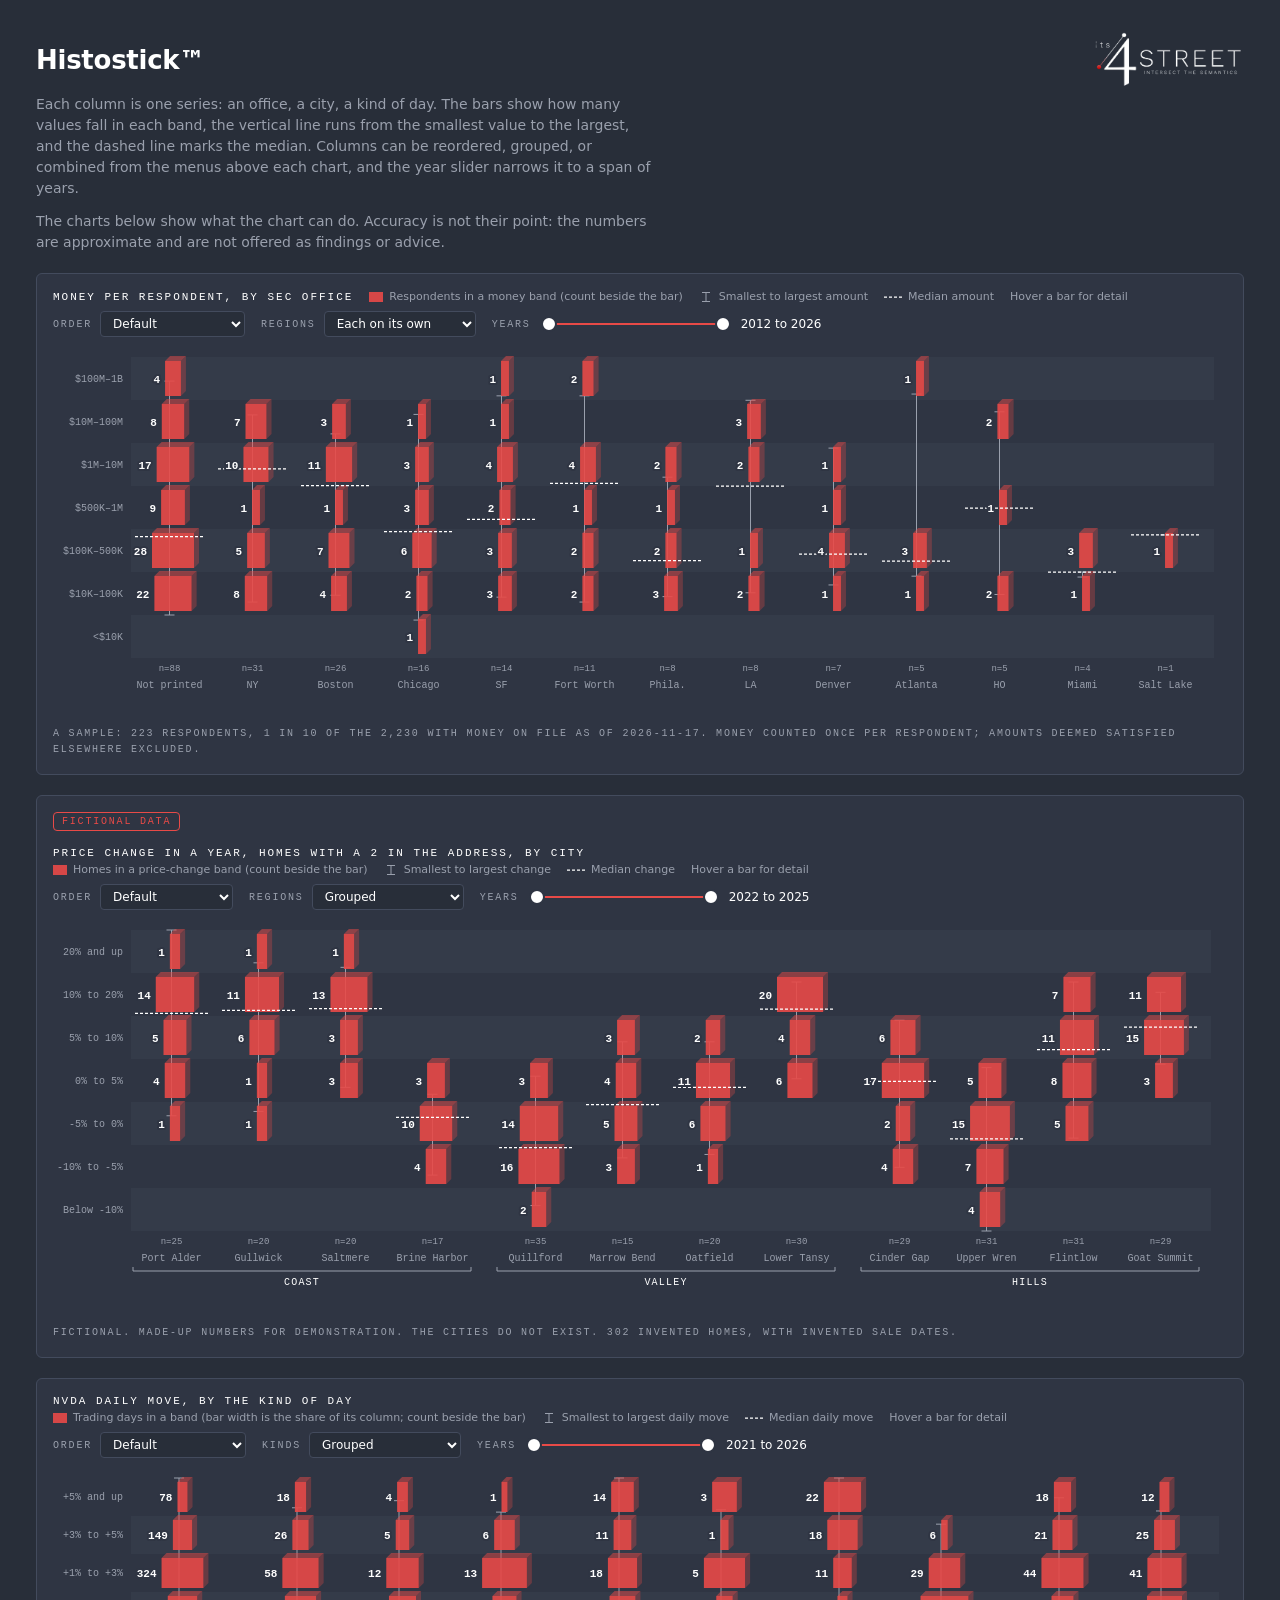
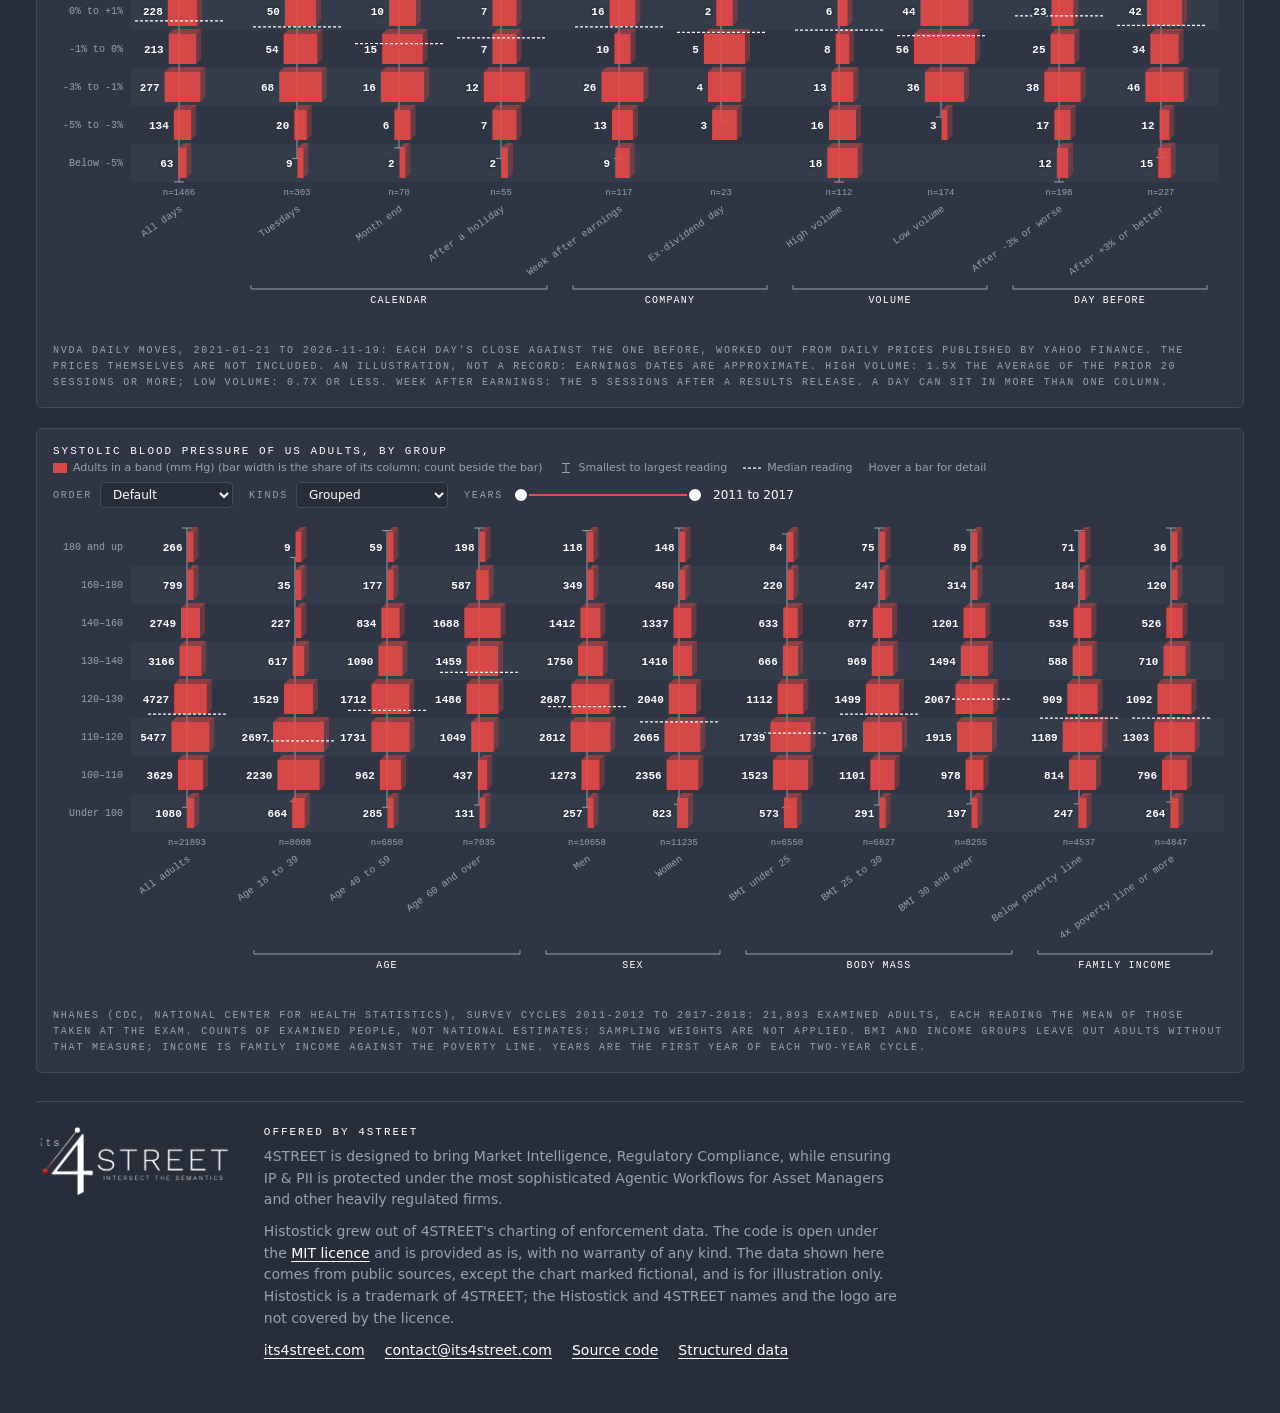
<file: index.html>
<!doctype html>
<html lang="en">
  <head>
    <meta charset="utf-8" />
    <meta name="viewport" content="width=device-width, initial-scale=1" />
    <title>Histostick by 4STREET: a histogram and a candlestick in one chart</title>
    <meta name="description" content="Histostick is an open-source chart from 4STREET: a histogram and a candlestick in one mark. Plain JavaScript and SVG, no packages." />
    <meta name="theme-color" content="#282e39" />
    <meta property="og:type" content="website" />
    <meta property="og:title" content="Histostick by 4STREET" />
    <meta property="og:description" content="A histogram and a candlestick in one chart. Open source, plain JavaScript and SVG, no packages." />
    <link rel="icon" href="assets/favicon.svg" type="image/svg+xml" />
    <link rel="stylesheet" href="src/histostick.css" />
    <link rel="stylesheet" href="src/style.css" />
    <link rel="license" href="LICENSE" />
    <!-- The same description as codemeta.json, for agents and search engines reading the page. Filled by scripts/sync-meta.mjs. -->
    <script type="application/ld+json" id="about-data">
{
  "@context": "https://schema.org",
  "@type": "SoftwareSourceCode",
  "name": "Histostick",
  "description": "A histogram and a candlestick in one chart. One column per series; inside each column a bar for every value band (bar width is how many values fall in it), a line from the smallest value to the largest, and a tick at the median. The columns can be reordered, grouped, combined and narrowed to a span of years. Plain JavaScript and SVG, with no packages and no build step.",
  "version": "0.1.0",
  "codeRepository": "https://github.com/its-4Street/histostick",
  "issueTracker": "https://github.com/its-4Street/histostick/issues",
  "dateCreated": "2026-11-19",
  "license": "https://spdx.org/licenses/MIT",
  "isAccessibleForFree": true,
  "programmingLanguage": "JavaScript",
  "runtimePlatform": "Web browser",
  "softwareRequirements": "None. No packages. Node 18 or later is needed only for the optional local server and checks.",
  "keywords": [
    "chart",
    "data visualization",
    "histogram",
    "candlestick",
    "distribution",
    "SVG",
    "JavaScript",
    "no dependencies"
  ],
  "usageInfo": "Provided as is, with no warranty of any kind (see the licence). The bundled data sets are illustrations of what the chart can do. They are approximate, are not offered as findings, and are not investment, medical or legal advice. The MIT licence covers the code; the data comes from the public sources named for each set; Histostick is a trademark of 4STREET, and the Histostick and 4STREET names and the logo are not covered by the licence.",
  "author": {
    "@id": "https://its4street.com/#organization"
  },
  "copyrightHolder": {
    "@id": "https://its4street.com/#organization"
  },
  "publisher": {
    "@type": "Organization",
    "@id": "https://its4street.com/#organization",
    "name": "4STREET",
    "legalName": "4STREET",
    "slogan": "Intersect the Semantics",
    "description": "4STREET is designed to bring Market Intelligence, Regulatory Compliance, while ensuring IP & PII is protected under the most sophisticated Agentic Workflows for Asset Managers and other heavily regulated firms.",
    "url": "https://its4street.com",
    "logo": "https://its4street.com/logo.png",
    "foundingDate": "2024",
    "email": "contact@its4street.com",
    "address": {
      "@type": "PostalAddress",
      "addressLocality": "Chicago",
      "addressRegion": "IL",
      "addressCountry": "US"
    },
    "sameAs": [
      "https://www.linkedin.com/company/its4street",
      "https://x.com/its4street"
    ]
  },
  "hasPart": [
    {
      "@type": "SoftwareSourceCode",
      "name": "histostick.js",
      "description": "The chart itself. Exports mountChart (draws into an element, with the menus and year slider), buildChart (returns the SVG markup and the numbers without a browser), arrange, columnStats, yearsOf, withinYears and MONEY_BANDS. Its styles are in src/histostick.css. These two files are all the chart needs.",
      "url": "src/histostick.js",
      "programmingLanguage": "JavaScript"
    },
    {
      "@type": "Dataset",
      "name": "SEC respondents sample",
      "description": "Illustrative. 223 respondents in US Securities and Exchange Commission enforcement actions with money ordered against them, a 1 in 10 sample. Each row is an amount in dollars, the date the amount was set, and the SEC office code. No names or case numbers.",
      "url": "src/sec-data.js",
      "isBasedOn": "Public documents of the US Securities and Exchange Commission, compiled by 4STREET.",
      "creator": {
        "@id": "https://its4street.com/#organization"
      }
    },
    {
      "@type": "Dataset",
      "name": "NVDA daily moves",
      "description": "Illustrative. The daily percentage move of NVIDIA Corporation shares for 1,466 sessions, 2021-01-21 to 2026-11-19, with each day's volume against its recent average and flags for month end, after a holiday, the week after earnings and ex-dividend days. Moves only: prices and volumes are not included. Earnings dates are approximate.",
      "url": "data/nvda-moves.json",
      "isBasedOn": "Daily closing prices and volumes published by Yahoo Finance.",
      "temporalCoverage": "2021-01-21/2026-11-19"
    },
    {
      "@type": "Dataset",
      "name": "NHANES adult systolic blood pressure",
      "description": "Illustrative. Systolic blood pressure of 21,893 adults examined in the National Health and Nutrition Examination Survey, cycles 2011-2012 to 2017-2018, with age, sex, body mass index and family income against the poverty line. No participant identifiers. Counts of examined people, not national estimates: sampling weights are not applied.",
      "url": "data/nhanes-blood-pressure.json",
      "isBasedOn": "https://wwwn.cdc.gov/nchs/nhanes/",
      "creator": {
        "@type": "Organization",
        "name": "Centers for Disease Control and Prevention, National Center for Health Statistics"
      },
      "temporalCoverage": "2011/2018"
    },
    {
      "@type": "Dataset",
      "name": "Home prices (fictional)",
      "description": "FICTIONAL demonstration data: price change in a year for homes with a 2 in the address, by city. The cities do not exist and every number comes from a seeded random generator.",
      "url": "data/dummy-home-prices.json",
      "creator": {
        "@id": "https://its4street.com/#organization"
      }
    }
  ]
}
    </script>
  </head>
  <body>
    <main>
      <header class="masthead">
        <h1>Histostick™</h1>
        <a class="brand" href="https://its4street.com"><img src="assets/4street-logo.png" width="824" height="303" alt="4STREET, Intersect the Semantics" /></a>
      </header>
      <p class="lede">
        Each column is one series: an office, a city, a kind of day. The bars show how many values fall in each band, the
        vertical line runs from the smallest value to the largest, and the dashed line marks the median. Columns can
        be reordered, grouped, or combined from the menus above each chart, and the year slider narrows it to a span of years.
      </p>
      <p class="lede">
        The charts below show what the chart can do. Accuracy is not their point: the numbers are approximate and
        are not offered as findings or advice.
      </p>
      <noscript>
        <p class="warning">The charts on this page are drawn by JavaScript, which is switched off in this browser. The code and the data are in this folder; README.md describes them.</p>
      </noscript>
      <section class="panel">
        <div id="by-office"></div>
        <p class="note" id="by-office-note"></p>
      </section>
      <section class="panel">
        <p class="flag">Fictional data</p>
        <div id="by-city"></div>
        <p class="note" id="by-city-note"></p>
      </section>
      <section class="panel">
        <div id="by-day"></div>
        <p class="note" id="by-day-note"></p>
      </section>
      <section class="panel">
        <div id="by-group"></div>
        <p class="note" id="by-group-note"></p>
      </section>
      <section class="about" id="about">
        <a class="brand" href="https://its4street.com"><img src="assets/4street-logo.png" width="824" height="303" alt="4STREET, Intersect the Semantics" /></a>
        <div>
          <h2>Offered by 4STREET</h2>
          <p>4STREET is designed to bring Market Intelligence, Regulatory Compliance, while ensuring IP &amp; PII is protected under the most sophisticated Agentic Workflows for Asset Managers and other heavily regulated firms.</p>
          <p>
            Histostick grew out of 4STREET's charting of enforcement data. The code is open under the
            <a href="LICENSE">MIT licence</a> and is provided as is, with no warranty of any kind. The data shown here
            comes from public sources, except the chart marked fictional, and is for illustration only. Histostick is a
            trademark of 4STREET; the Histostick and 4STREET names and the logo are not covered by the licence.
          </p>
          <p class="links">
            <a href="https://its4street.com">its4street.com</a>
            <a href="mailto:contact@its4street.com">contact@its4street.com</a>
            <a href="https://github.com/its-4Street/histostick">Source code</a>
            <a href="codemeta.json">Structured data</a>
          </p>
        </div>
      </section>
    </main>
    <script type="module" src="src/page.js"></script>
  </body>
</html>
</file>
<file: src/histostick.css>
/*
 * Histostick: the chart's own styles. This file and histostick.js are all the chart needs.
 * Everything is scoped under .hs (the figure the chart draws). Recolour it by setting these variables on .hs
 * or on any element around it.
 */
.hs {
  --hs-bg: #282e39;        /* callouts and menus */
  --hs-surface: #2f3543;   /* what the chart sits on: painted behind the pinned axis and the count labels */
  --hs-line: #434b5d;      /* borders, row stripes, the empty part of the slider */
  --hs-ink: #ffffff;       /* text, the median tick */
  --hs-muted: #9aa0ad;     /* axis labels, the wick */
  --hs-accent: #e84a47;    /* bars, the chosen span on the slider */
  --hs-tracking: 0.18em;
  --hs-sans: "Inter Tight", Inter, system-ui, -apple-system, "Segoe UI", sans-serif;
  --hs-mono: "JetBrains Mono", ui-monospace, SFMono-Regular, Menlo, Consolas, monospace;
  margin: 0;
  min-width: 0;
  font-family: var(--hs-sans);
  color: var(--hs-ink);
}
.hs *, .hs *::before { box-sizing: border-box; }
.hs-caption { display: flex; flex-wrap: wrap; align-items: center; gap: 4px 16px; margin-bottom: 8px; }
.hs-title { font-family: var(--hs-mono); font-size: 11px; letter-spacing: var(--hs-tracking); text-transform: uppercase; color: var(--hs-ink); }
.hs-legend { display: flex; flex-wrap: wrap; align-items: center; gap: 4px 16px; font-size: 11px; color: var(--hs-muted); }
.hs-key { display: flex; align-items: center; gap: 6px; }

/* menus and the year slider */
.hs-controls { display: flex; flex-wrap: wrap; gap: 6px 16px; margin-bottom: 10px; }
.hs-control { display: flex; align-items: center; gap: 8px; font-family: var(--hs-mono); font-size: 10px; letter-spacing: var(--hs-tracking); text-transform: uppercase; color: var(--hs-muted); }
.hs-control select { padding: 4px 8px; border: 1px solid var(--hs-line); border-radius: 4px; background: var(--hs-bg); color: var(--hs-ink); font: 12px var(--hs-sans); letter-spacing: 0; text-transform: none; cursor: pointer; }
.hs-control select:focus-visible { outline: 1px solid var(--hs-ink); outline-offset: 1px; }
.hs-span { gap: 10px; }
.hs-slider { position: relative; width: 190px; height: 20px; --lo: 0%; --hi: 100%; }
.hs-slider::before { content: ""; position: absolute; left: 8px; right: 8px; top: 9px; height: 2px; border-radius: 1px; background: linear-gradient(to right, var(--hs-line) var(--lo), var(--hs-accent) var(--lo), var(--hs-accent) var(--hi), var(--hs-line) var(--hi)); }
.hs-slider input { position: absolute; inset: 0; width: 100%; height: 20px; margin: 0; padding: 0; background: none; pointer-events: none; -webkit-appearance: none; appearance: none; }
.hs-slider input::-webkit-slider-runnable-track { height: 20px; background: none; }
.hs-slider input::-moz-range-track { height: 20px; background: none; }
.hs-slider input::-webkit-slider-thumb { -webkit-appearance: none; width: 16px; height: 16px; margin-top: 2px; border: 2px solid var(--hs-surface); border-radius: 50%; background: var(--hs-ink); cursor: grab; pointer-events: auto; }
.hs-slider input::-moz-range-thumb { width: 12px; height: 12px; border: 2px solid var(--hs-surface); border-radius: 50%; background: var(--hs-ink); cursor: grab; pointer-events: auto; }
.hs-slider input:focus-visible { outline: none; }
.hs-slider input:focus-visible::-webkit-slider-thumb { outline: 1px solid var(--hs-ink); outline-offset: 2px; }
.hs-slider input:focus-visible::-moz-range-thumb { outline: 1px solid var(--hs-ink); outline-offset: 2px; }
.hs-span-text { min-width: 9ch; font: 12px var(--hs-sans); letter-spacing: 0; text-transform: none; color: var(--hs-ink); }

/* the plot */
.hs-empty { margin: 0; padding: 28px 0; font-size: 13px; color: var(--hs-muted); }
.hs-wrap { position: relative; max-width: 100%; overflow-x: auto; scrollbar-width: thin; scrollbar-color: var(--hs-line) transparent; }
.hs-plot { display: flex; width: max-content; }
.hs-plot svg { display: block; flex: none; max-width: none; }
/* the band axis stays in view while the columns scroll under it */
.hs-yaxis { position: sticky; left: 0; z-index: 1; flex: none; background: var(--hs-surface); }

.hs-row { fill: var(--hs-line); fill-opacity: 0.25; }
.hs-row-clear, .hs-hit { fill: transparent; }
.hs-axis { fill: var(--hs-muted); font-family: var(--hs-mono); font-size: 10px; }
.hs-n { fill: var(--hs-muted); font-family: var(--hs-mono); font-size: 9px; }
.hs-count { fill: var(--hs-ink); font-family: var(--hs-mono); font-size: 11px; font-weight: 600; cursor: pointer; paint-order: stroke; stroke: var(--hs-surface); stroke-width: 4px; stroke-linejoin: round; }
.hs-bracket { fill: none; stroke: var(--hs-muted); stroke-width: 1; }
.hs-group { fill: var(--hs-ink); font-family: var(--hs-mono); font-size: 10px; letter-spacing: 0.12em; text-transform: uppercase; }
.hs-wick { stroke: var(--hs-muted); stroke-width: 1; pointer-events: none; }
.hs-median { stroke: var(--hs-ink); stroke-width: 1.25; stroke-dasharray: 3 2; pointer-events: none; }
.hs-bar { cursor: pointer; }
.hs-bar-face { fill: var(--hs-accent); opacity: 0.9; }
.hs-bar-top { fill: var(--hs-accent); opacity: 0.5; }
.hs-bar-side { fill: var(--hs-accent); opacity: 0.3; }

/* the callout */
.hs-tip { position: absolute; z-index: 10; min-width: 12rem; padding: 8px 12px; border: 1px solid var(--hs-line); border-radius: 6px; background: var(--hs-bg); color: var(--hs-ink); font-size: 12px; pointer-events: none; box-shadow: 0 20px 25px -5px rgb(0 0 0 / 0.3), 0 8px 10px -6px rgb(0 0 0 / 0.3); }
.hs-tip p { margin: 0; }
.hs-tip .hs-tip-series { margin-bottom: 4px; font-family: var(--hs-mono); font-size: 10px; letter-spacing: var(--hs-tracking); text-transform: uppercase; color: var(--hs-accent); }
.hs-tip-line { display: flex; justify-content: space-between; gap: 16px; line-height: 1.5; }
.hs-tip-line span { color: var(--hs-muted); }
.hs-tip-line b { font-weight: 600; white-space: nowrap; }
</file>
<file: src/style.css>
/* The demonstration page only. The chart's own styles are in histostick.css. */
:root {
  --bone: #282e39;
  --bone-50: #2f3543;
  --bone-300: #434b5d;
  --ink: #ffffff;
  --ink-muted: #9aa0ad;
  --brass: #e84a47;
  --eyebrow: 0.18em;
  --sans: "Inter Tight", Inter, system-ui, -apple-system, "Segoe UI", sans-serif;
  --mono: "JetBrains Mono", ui-monospace, SFMono-Regular, Menlo, Consolas, monospace;
}
* { box-sizing: border-box; }
body { margin: 0; background: var(--bone); color: var(--ink); font-family: var(--sans); -webkit-font-smoothing: antialiased; }
main { max-width: 1240px; margin: 0 auto; padding: 32px 16px 48px; }
h1 { margin: 0 0 6px; font-size: 26px; font-weight: 600; letter-spacing: -0.01em; }
.masthead { display: flex; align-items: center; justify-content: space-between; gap: 16px; margin-bottom: 6px; }
.masthead h1 { margin: 0; }
.brand { display: block; flex: none; }
.brand img { display: block; width: auto; height: 56px; }
.lede { margin: 0 0 12px; max-width: 70ch; color: var(--ink-muted); font-size: 14px; line-height: 1.5; }
.lede + .lede { margin-bottom: 20px; }
.warning { margin: 0 0 20px; padding: 12px 16px; border: 1px solid var(--brass); border-radius: 6px; font-size: 14px; line-height: 1.5; }
.panel { display: grid; gap: 24px; min-width: 0; padding: 16px; border: 1px solid var(--bone-300); border-radius: 6px; background: var(--bone-50); }
.panel + .panel { margin-top: 20px; }
.panel > * { min-width: 0; }
.flag { justify-self: start; margin: 0 0 -8px; padding: 3px 8px; border: 1px solid var(--brass); border-radius: 4px; font-family: var(--mono); font-size: 10px; letter-spacing: var(--eyebrow); text-transform: uppercase; color: var(--brass); }
.note { margin: 0; font-family: var(--mono); font-size: 10px; line-height: 1.6; letter-spacing: var(--eyebrow); text-transform: uppercase; color: var(--ink-muted); }
.failed { margin: 0; padding: 20px 0; font-size: 13px; color: var(--ink-muted); }
.about { display: flex; flex-wrap: wrap; align-items: flex-start; gap: 20px 32px; margin-top: 28px; padding-top: 24px; border-top: 1px solid var(--bone-300); }
.about .brand img { height: 72px; }
.about > div { flex: 1 1 320px; min-width: 0; }
.about h2 { margin: 0 0 8px; font-family: var(--mono); font-size: 11px; font-weight: 400; letter-spacing: var(--eyebrow); text-transform: uppercase; color: var(--ink); }
.about p { margin: 0 0 10px; max-width: 72ch; font-size: 14px; line-height: 1.55; color: var(--ink-muted); }
.about a { color: var(--ink); text-underline-offset: 3px; }
.about .links { display: flex; flex-wrap: wrap; gap: 6px 20px; margin-bottom: 0; }
</file>
